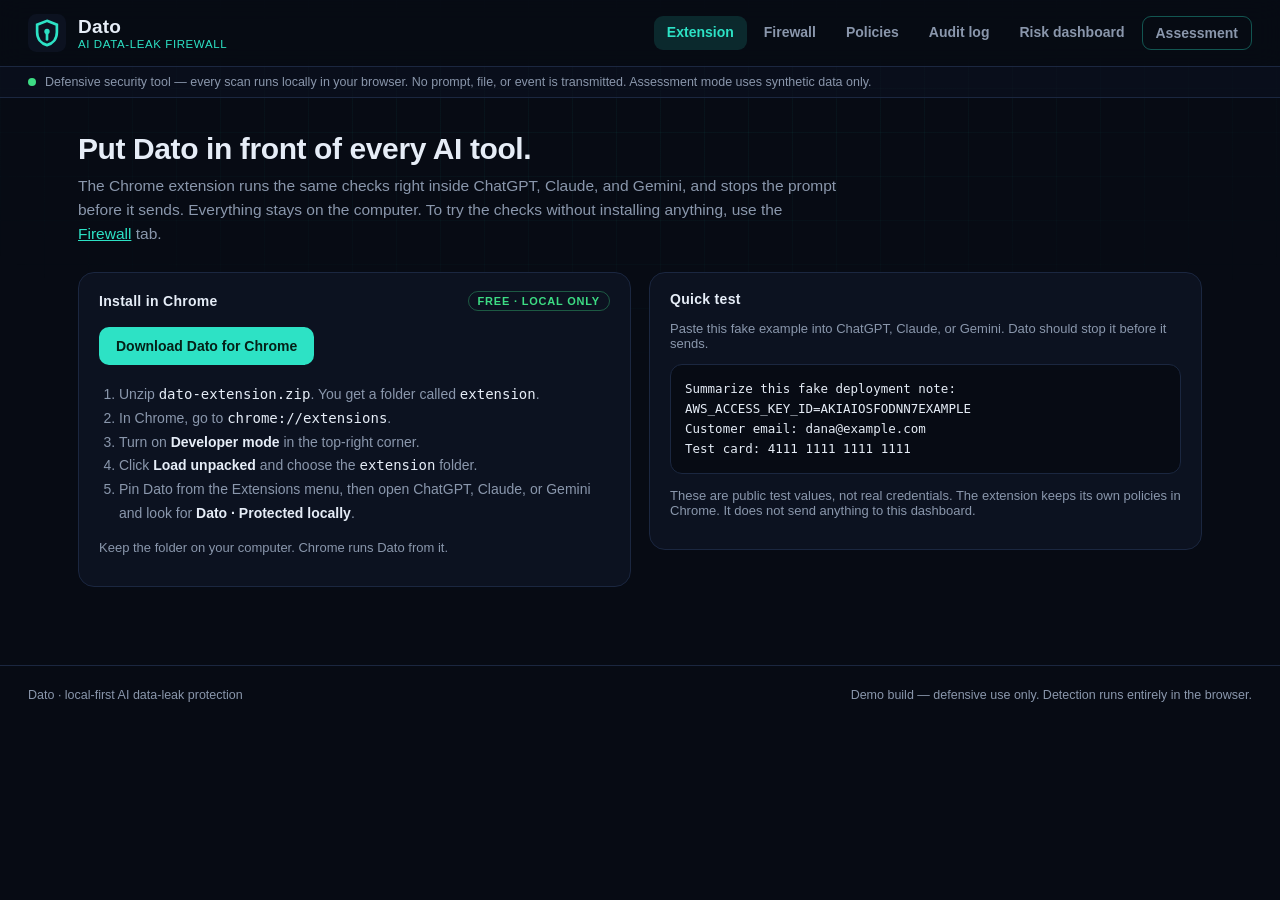
<file: index.html>
<!DOCTYPE html>
<html lang="en">
<head>
<meta charset="UTF-8">
<meta name="viewport" content="width=device-width, initial-scale=1.0">
<title>Dato — AI Data-Leak Firewall</title>
<meta name="description" content="Dato inspects prompts and files locally and stops confidential data before it reaches AI tools. Defensive, local-first, audit-ready.">
<link rel="icon" href="data:image/svg+xml,<svg xmlns='http://www.w3.org/2000/svg' viewBox='0 0 100 100'><rect width='100' height='100' rx='22' fill='%23070b14'/><path d='M50 18l26 10v20c0 18-11 30-26 34-15-4-26-16-26-34V28z' fill='none' stroke='%232de2c5' stroke-width='7'/><circle cx='50' cy='46' r='7' fill='%232de2c5'/><path d='M50 53v14' stroke='%232de2c5' stroke-width='7' stroke-linecap='round'/></svg>">
<link rel="stylesheet" href="styles.css">
</head>
<body>
<div class="bg-grid" aria-hidden="true"></div>

<header class="topbar">
  <div class="brand">
    <svg class="brand-mark" viewBox="0 0 100 100" aria-hidden="true">
      <rect width="100" height="100" rx="22" fill="#0c1220"/>
      <path d="M50 18l26 10v20c0 18-11 30-26 34-15-4-26-16-26-34V28z" fill="none" stroke="#2de2c5" stroke-width="7"/>
      <circle cx="50" cy="46" r="7" fill="#2de2c5"/>
      <path d="M50 53v14" stroke="#2de2c5" stroke-width="7" stroke-linecap="round"/>
    </svg>
    <div>
      <div class="brand-name">Dato</div>
      <div class="brand-tag">AI data-leak firewall</div>
    </div>
  </div>
  <nav class="nav">
    <a href="#install" id="nav-install" class="nav-link active">Extension</a>
    <a href="#firewall" id="nav-firewall" class="nav-link">Firewall</a>
    <a href="#policies" id="nav-policies" class="nav-link">Policies</a>
    <a href="#activity" id="nav-activity" class="nav-link">Audit log</a>
    <a href="#dashboard" id="nav-dashboard" class="nav-link">Risk dashboard</a>
    <a href="#assessment" id="nav-assessment" class="nav-link nav-cta">Assessment</a>
  </nav>
</header>

<div class="safety-strip">
  <span class="pulse-dot"></span>
  Defensive security tool — every scan runs locally in your browser. No prompt, file, or event is transmitted. Assessment mode uses synthetic data only.
</div>

<main class="main">

  <!-- FIREWALL -->
  <section id="view-firewall" class="view">
    <div class="view-head">
      <h1>Inspect it before the model sees it.</h1>
      <p class="lede">Paste a prompt or attach files. Dato detects secrets, PII, financials, source code, and contract language on-device — then warns, redacts, or blocks according to your policy.</p>
    </div>
    <div class="console-grid">
      <div class="panel">
        <div class="panel-head">
          <span class="panel-title">Prompt &amp; files</span>
          <label class="btn btn-ghost">
            Attach files
            <input type="file" id="file-input" multiple hidden
              accept=".txt,.md,.markdown,.csv,.json,.js,.ts,.py,.java,.go,.rb,.sh,.yaml,.yml,.xml,.html,.css,.sql,.log,.env,.ini,.cfg,.conf">
          </label>
        </div>
        <label for="prompt-input" class="sr-only">Prompt to inspect</label>
        <textarea id="prompt-input" class="prompt-input" spellcheck="false" aria-describedby="form-error"
          placeholder="Paste the prompt an employee is about to send to ChatGPT, Claude, or any AI tool…"></textarea>
        <p id="form-error" class="form-error" role="alert" hidden></p>
        <div id="attachments" class="attachments"></div>
        <div class="console-actions">
          <button id="scan-btn" class="btn btn-primary" title="Shortcut: Ctrl/Cmd + Enter">Inspect locally</button>
          <button id="send-btn" class="btn btn-secondary">Send to AI (simulated)</button>
          <button id="clear-btn" class="btn btn-ghost">Clear</button>
        </div>
      </div>
      <div class="panel">
        <div class="panel-head"><span class="panel-title">Inspection result</span><span class="local-badge">on-device</span></div>
        <div id="scan-result" class="scan-result" aria-live="polite">
          <div class="empty-state">Paste a prompt or attach a file to inspect it before it reaches an AI tool.</div>
        </div>
      </div>
    </div>
  </section>

  <!-- POLICIES -->
  <section id="view-policies" class="view">
    <div class="view-head">
      <h1>Policy controls</h1>
      <p class="lede">Decide what happens per data class. <b>Warn</b> educates in the moment, <b>Redact</b> strips the data and keeps the workflow, <b>Block</b> stops the send entirely.</p>
    </div>
    <div class="panel"><div id="policy-list"></div></div>
    <div class="reset-row">
      <button id="reset-all" class="btn btn-ghost danger">Reset everything</button>
      <span class="reset-note">Restores default policies, clears the audit log and the prompt box.</span>
    </div>
  </section>

  <!-- ACTIVITY -->
  <section id="view-activity" class="view">
    <div class="view-head">
      <h1>Audit log</h1>
      <p class="lede">Every inspection and policy decision, stored locally for security review. Export it for your SIEM or compliance evidence.</p>
    </div>
    <div class="panel">
      <div class="panel-head">
        <span class="panel-title">Events</span>
        <span class="toolbar">
          <select id="activity-filter" class="select">
            <option value="all">All actions</option>
            <option value="block">Blocked</option>
            <option value="warn">Warned</option>
            <option value="redact">Redacted</option>
            <option value="allowed-clean">Clean</option>
          </select>
          <button id="export-log" class="btn btn-ghost">Export JSON</button>
          <button id="clear-log" class="btn btn-ghost danger">Clear</button>
        </span>
      </div>
      <div id="activity-list"></div>
    </div>
  </section>

  <!-- DASHBOARD -->
  <section id="view-dashboard" class="view">
    <div class="view-head">
      <h1>Risk dashboard</h1>
      <p class="lede">What your AI usage would have leaked, and what your policies stopped.</p>
    </div>
    <p id="dash-empty" class="empty-state dash-empty" hidden>No data yet. Inspect a prompt on the Firewall tab and this dashboard fills in.</p>
    <div class="stat-grid">
      <div class="stat-card"><div class="stat-num" id="stat-scans">0</div><div class="stat-label">Inspections</div></div>
      <div class="stat-card"><div class="stat-num" id="stat-findings">0</div><div class="stat-label">Findings caught</div></div>
      <div class="stat-card stat-block"><div class="stat-num" id="stat-blocked">0</div><div class="stat-label">Blocked sends</div></div>
      <div class="stat-card stat-redact"><div class="stat-num" id="stat-redacted">0</div><div class="stat-label">Redactions</div></div>
    </div>
    <div class="dash-grid">
      <div class="panel">
        <div class="panel-head"><span class="panel-title">Findings by data class</span></div>
        <div id="cat-bars" class="bars"></div>
      </div>
      <div class="panel">
        <div class="panel-head"><span class="panel-title">Policy outcomes</span></div>
        <div class="donut-wrap">
          <div id="action-donut" class="donut"></div>
          <div id="donut-legend" class="legend"></div>
        </div>
      </div>
      <div class="panel">
        <div class="panel-head"><span class="panel-title">Last 7 days</span></div>
        <div id="week-bars" class="week-bars"></div>
      </div>
      <div class="panel">
        <div class="panel-head"><span class="panel-title">Current posture</span></div>
        <div id="posture-line" class="posture"></div>
        <p class="posture-note">Adjust per-class enforcement in <a href="#policies" id="goto-policies">Policies</a>.</p>
      </div>
    </div>
  </section>

  <!-- INSTALL -->
  <section id="view-install" class="view active">
    <div class="view-head">
      <h1>Put Dato in front of every AI tool.</h1>
      <p class="lede">The Chrome extension runs the same checks right inside ChatGPT, Claude, and Gemini, and stops the prompt before it sends. Everything stays on the computer. To try the checks without installing anything, use the <a href="#firewall" id="goto-firewall">Firewall</a> tab.</p>
    </div>
    <div class="console-grid">
      <div class="panel">
        <div class="panel-head"><span class="panel-title">Install in Chrome</span><span class="local-badge">free · local only</span></div>
        <p><a class="btn btn-primary" href="dato-extension.zip" download>Download Dato for Chrome</a></p>
        <ol class="install-steps">
          <li>Unzip <code>dato-extension.zip</code>. You get a folder called <code>extension</code>.</li>
          <li>In Chrome, go to <code>chrome://extensions</code>.</li>
          <li>Turn on <b>Developer mode</b> in the top-right corner.</li>
          <li>Click <b>Load unpacked</b> and choose the <code>extension</code> folder.</li>
          <li>Pin Dato from the Extensions menu, then open ChatGPT, Claude, or Gemini and look for <b>Dato · Protected locally</b>.</li>
        </ol>
        <p class="posture-note">Keep the folder on your computer. Chrome runs Dato from it.</p>
      </div>
      <div class="panel">
        <div class="panel-head"><span class="panel-title">Quick test</span></div>
        <p class="posture-note">Paste this fake example into ChatGPT, Claude, or Gemini. Dato should stop it before it sends.</p>
        <pre class="install-sample">Summarize this fake deployment note:
AWS_ACCESS_KEY_ID=AKIAIOSFODNN7EXAMPLE
Customer email: dana@example.com
Test card: 4111 1111 1111 1111</pre>
        <p class="posture-note">These are public test values, not real credentials. The extension keeps its own policies in Chrome. It does not send anything to this dashboard.</p>
      </div>
    </div>
  </section>

  <!-- ASSESSMENT -->
  <section id="view-assessment" class="view">
    <div class="view-head">
      <h1>Prove the risk — safely.</h1>
      <p class="lede">A guided, authorized simulation with fabricated data. Show any company what employees leak into AI tools, without touching anything real.</p>
    </div>
    <div class="progress"><div id="assess-progress-fill" class="progress-fill"></div></div>
    <div id="assessment-stage"></div>
  </section>

</main>

<footer class="footer">
  <span>Dato · local-first AI data-leak protection</span>
  <span class="footer-note">Demo build — defensive use only. Detection runs entirely in the browser.</span>
</footer>

<script src="detectors.js"></script>
<script src="app.js"></script>
<script src="assessment.js"></script>
</body>
</html>
</file>
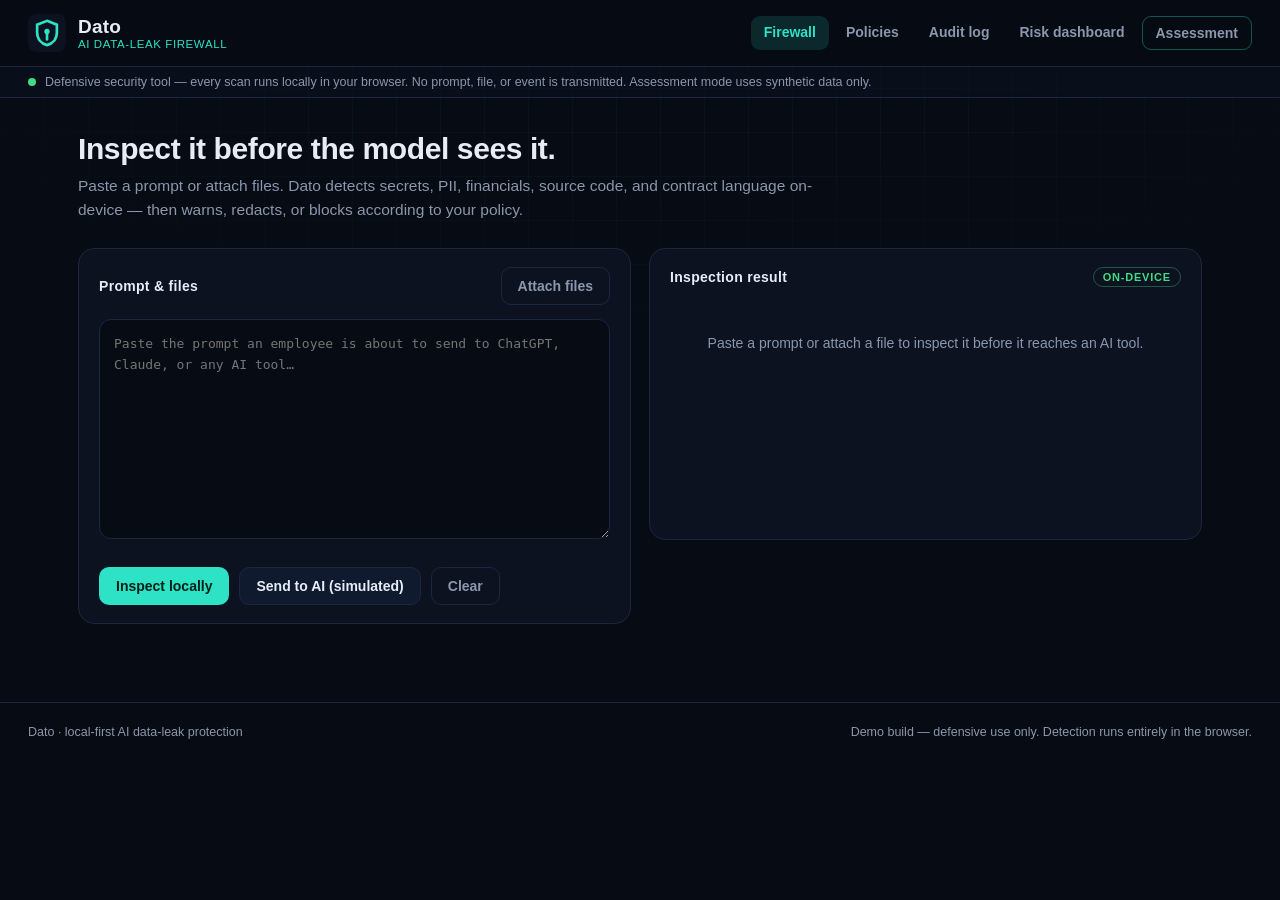
<file: 1-index.html>
<!DOCTYPE html>
<html lang="en">
<head>
<meta charset="UTF-8">
<meta name="viewport" content="width=device-width, initial-scale=1.0">
<title>Dato — AI Data-Leak Firewall</title>
<meta name="description" content="Dato inspects prompts and files locally and stops confidential data before it reaches AI tools. Defensive, local-first, audit-ready.">
<link rel="icon" href="data:image/svg+xml,<svg xmlns='http://www.w3.org/2000/svg' viewBox='0 0 100 100'><rect width='100' height='100' rx='22' fill='%23070b14'/><path d='M50 18l26 10v20c0 18-11 30-26 34-15-4-26-16-26-34V28z' fill='none' stroke='%232de2c5' stroke-width='7'/><circle cx='50' cy='46' r='7' fill='%232de2c5'/><path d='M50 53v14' stroke='%232de2c5' stroke-width='7' stroke-linecap='round'/></svg>">
<link rel="stylesheet" href="styles.css">
</head>
<body>
<div class="bg-grid" aria-hidden="true"></div>

<header class="topbar">
  <div class="brand">
    <svg class="brand-mark" viewBox="0 0 100 100" aria-hidden="true">
      <rect width="100" height="100" rx="22" fill="#0c1220"/>
      <path d="M50 18l26 10v20c0 18-11 30-26 34-15-4-26-16-26-34V28z" fill="none" stroke="#2de2c5" stroke-width="7"/>
      <circle cx="50" cy="46" r="7" fill="#2de2c5"/>
      <path d="M50 53v14" stroke="#2de2c5" stroke-width="7" stroke-linecap="round"/>
    </svg>
    <div>
      <div class="brand-name">Dato</div>
      <div class="brand-tag">AI data-leak firewall</div>
    </div>
  </div>
  <nav class="nav">
    <a href="#firewall" id="nav-firewall" class="nav-link active">Firewall</a>
    <a href="#policies" id="nav-policies" class="nav-link">Policies</a>
    <a href="#activity" id="nav-activity" class="nav-link">Audit log</a>
    <a href="#dashboard" id="nav-dashboard" class="nav-link">Risk dashboard</a>
    <a href="#assessment" id="nav-assessment" class="nav-link nav-cta">Assessment</a>
  </nav>
</header>

<div class="safety-strip">
  <span class="pulse-dot"></span>
  Defensive security tool — every scan runs locally in your browser. No prompt, file, or event is transmitted. Assessment mode uses synthetic data only.
</div>

<main class="main">

  <!-- FIREWALL -->
  <section id="view-firewall" class="view active">
    <div class="view-head">
      <h1>Inspect it before the model sees it.</h1>
      <p class="lede">Paste a prompt or attach files. Dato detects secrets, PII, financials, source code, and contract language on-device — then warns, redacts, or blocks according to your policy.</p>
    </div>
    <div class="console-grid">
      <div class="panel">
        <div class="panel-head">
          <span class="panel-title">Prompt &amp; files</span>
          <label class="btn btn-ghost">
            Attach files
            <input type="file" id="file-input" multiple hidden
              accept=".txt,.md,.markdown,.csv,.json,.js,.ts,.py,.java,.go,.rb,.sh,.yaml,.yml,.xml,.html,.css,.sql,.log,.env,.ini,.cfg,.conf">
          </label>
        </div>
        <textarea id="prompt-input" class="prompt-input" spellcheck="false"
          placeholder="Paste the prompt an employee is about to send to ChatGPT, Claude, or any AI tool…"></textarea>
        <div id="attachments" class="attachments"></div>
        <div class="console-actions">
          <button id="scan-btn" class="btn btn-primary">Inspect locally</button>
          <button id="send-btn" class="btn btn-secondary">Send to AI (simulated)</button>
          <button id="clear-btn" class="btn btn-ghost">Clear</button>
        </div>
      </div>
      <div class="panel">
        <div class="panel-head"><span class="panel-title">Inspection result</span><span class="local-badge">on-device</span></div>
        <div id="scan-result" class="scan-result">
          <div class="empty-state">Paste a prompt or attach a file to inspect it before it reaches an AI tool.</div>
        </div>
      </div>
    </div>
  </section>

  <!-- POLICIES -->
  <section id="view-policies" class="view">
    <div class="view-head">
      <h1>Policy controls</h1>
      <p class="lede">Decide what happens per data class. <b>Warn</b> educates in the moment, <b>Redact</b> strips the data and keeps the workflow, <b>Block</b> stops the send entirely.</p>
    </div>
    <div class="panel"><div id="policy-list"></div></div>
  </section>

  <!-- ACTIVITY -->
  <section id="view-activity" class="view">
    <div class="view-head">
      <h1>Audit log</h1>
      <p class="lede">Every inspection and policy decision, stored locally for security review. Export it for your SIEM or compliance evidence.</p>
    </div>
    <div class="panel">
      <div class="panel-head">
        <span class="panel-title">Events</span>
        <span class="toolbar">
          <select id="activity-filter" class="select">
            <option value="all">All actions</option>
            <option value="block">Blocked</option>
            <option value="warn">Warned</option>
            <option value="redact">Redacted</option>
            <option value="allowed-clean">Clean</option>
          </select>
          <button id="export-log" class="btn btn-ghost">Export JSON</button>
          <button id="clear-log" class="btn btn-ghost danger">Clear</button>
        </span>
      </div>
      <div id="activity-list"></div>
    </div>
  </section>

  <!-- DASHBOARD -->
  <section id="view-dashboard" class="view">
    <div class="view-head">
      <h1>Risk dashboard</h1>
      <p class="lede">What your AI usage would have leaked, and what your policies stopped.</p>
    </div>
    <div class="stat-grid">
      <div class="stat-card"><div class="stat-num" id="stat-scans">0</div><div class="stat-label">Inspections</div></div>
      <div class="stat-card"><div class="stat-num" id="stat-findings">0</div><div class="stat-label">Findings caught</div></div>
      <div class="stat-card stat-block"><div class="stat-num" id="stat-blocked">0</div><div class="stat-label">Blocked sends</div></div>
      <div class="stat-card stat-redact"><div class="stat-num" id="stat-redacted">0</div><div class="stat-label">Redactions</div></div>
    </div>
    <div class="dash-grid">
      <div class="panel">
        <div class="panel-head"><span class="panel-title">Findings by data class</span></div>
        <div id="cat-bars" class="bars"></div>
      </div>
      <div class="panel">
        <div class="panel-head"><span class="panel-title">Policy outcomes</span></div>
        <div class="donut-wrap">
          <div id="action-donut" class="donut"></div>
          <div id="donut-legend" class="legend"></div>
        </div>
      </div>
      <div class="panel">
        <div class="panel-head"><span class="panel-title">Last 7 days</span></div>
        <div id="week-bars" class="week-bars"></div>
      </div>
      <div class="panel">
        <div class="panel-head"><span class="panel-title">Current posture</span></div>
        <div id="posture-line" class="posture"></div>
        <p class="posture-note">Adjust per-class enforcement in <a href="#policies" onclick="document.getElementById('nav-policies').click();return false;">Policies</a>.</p>
      </div>
    </div>
  </section>

  <!-- ASSESSMENT -->
  <section id="view-assessment" class="view">
    <div class="view-head">
      <h1>Prove the risk — safely.</h1>
      <p class="lede">A guided, authorized simulation with fabricated data. Show any company what employees leak into AI tools, without touching anything real.</p>
    </div>
    <div class="progress"><div id="assess-progress-fill" class="progress-fill"></div></div>
    <div id="assessment-stage"></div>
  </section>

</main>

<footer class="footer">
  <span>Dato · local-first AI data-leak protection</span>
  <span class="footer-note">Demo build — defensive use only. Detection runs entirely in the browser.</span>
</footer>

<script src="detectors.js"></script>
<script src="app.js"></script>
<script src="assessment.js"></script>
</body>
</html>
</file>
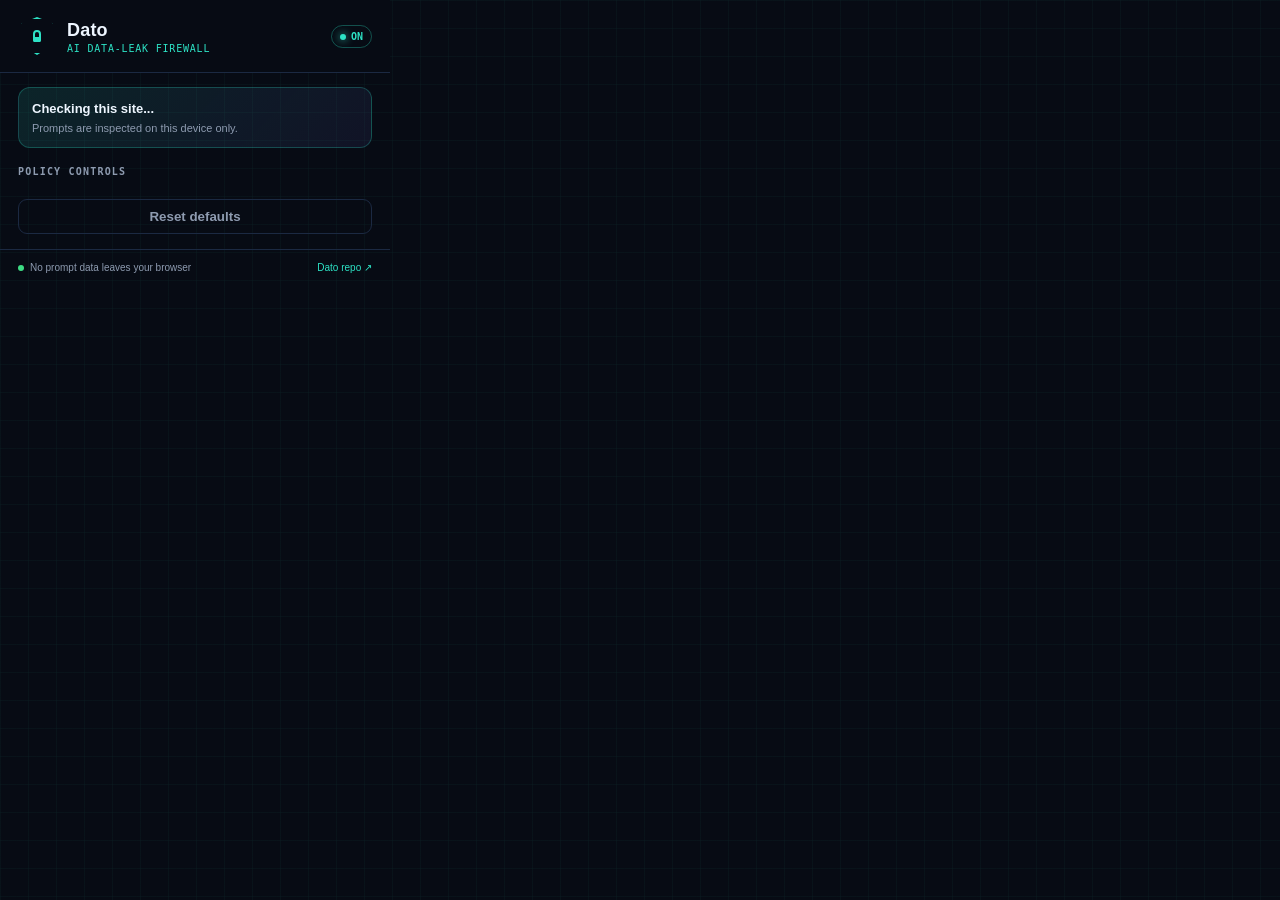
<file: extension/7-popup.html>
<!doctype html>
<html lang="en"><head><meta charset="utf-8"><meta name="viewport" content="width=device-width,initial-scale=1"><title>Dato</title><link rel="stylesheet" href="popup.css"></head>
<body>
  <header><div class="mark" aria-hidden="true"><span></span></div><div><h1>Dato</h1><p>AI data-leak firewall</p></div><div class="live"><i></i>ON</div></header>
  <section class="status"><strong id="site-status">Checking this site...</strong><span>Prompts are inspected on this device only.</span></section>
  <main>
    <div class="eyebrow">POLICY CONTROLS</div>
    <div id="policies"></div>
    <button id="reset" type="button">Reset defaults</button>
  </main>
  <footer><span><b></b> No prompt data leaves your browser</span><a href="https://github.com/roycemy/Dato" target="_blank" rel="noreferrer">Dato repo ↗</a></footer>
  <script src="popup.js"></script>
</body></html>
</file>
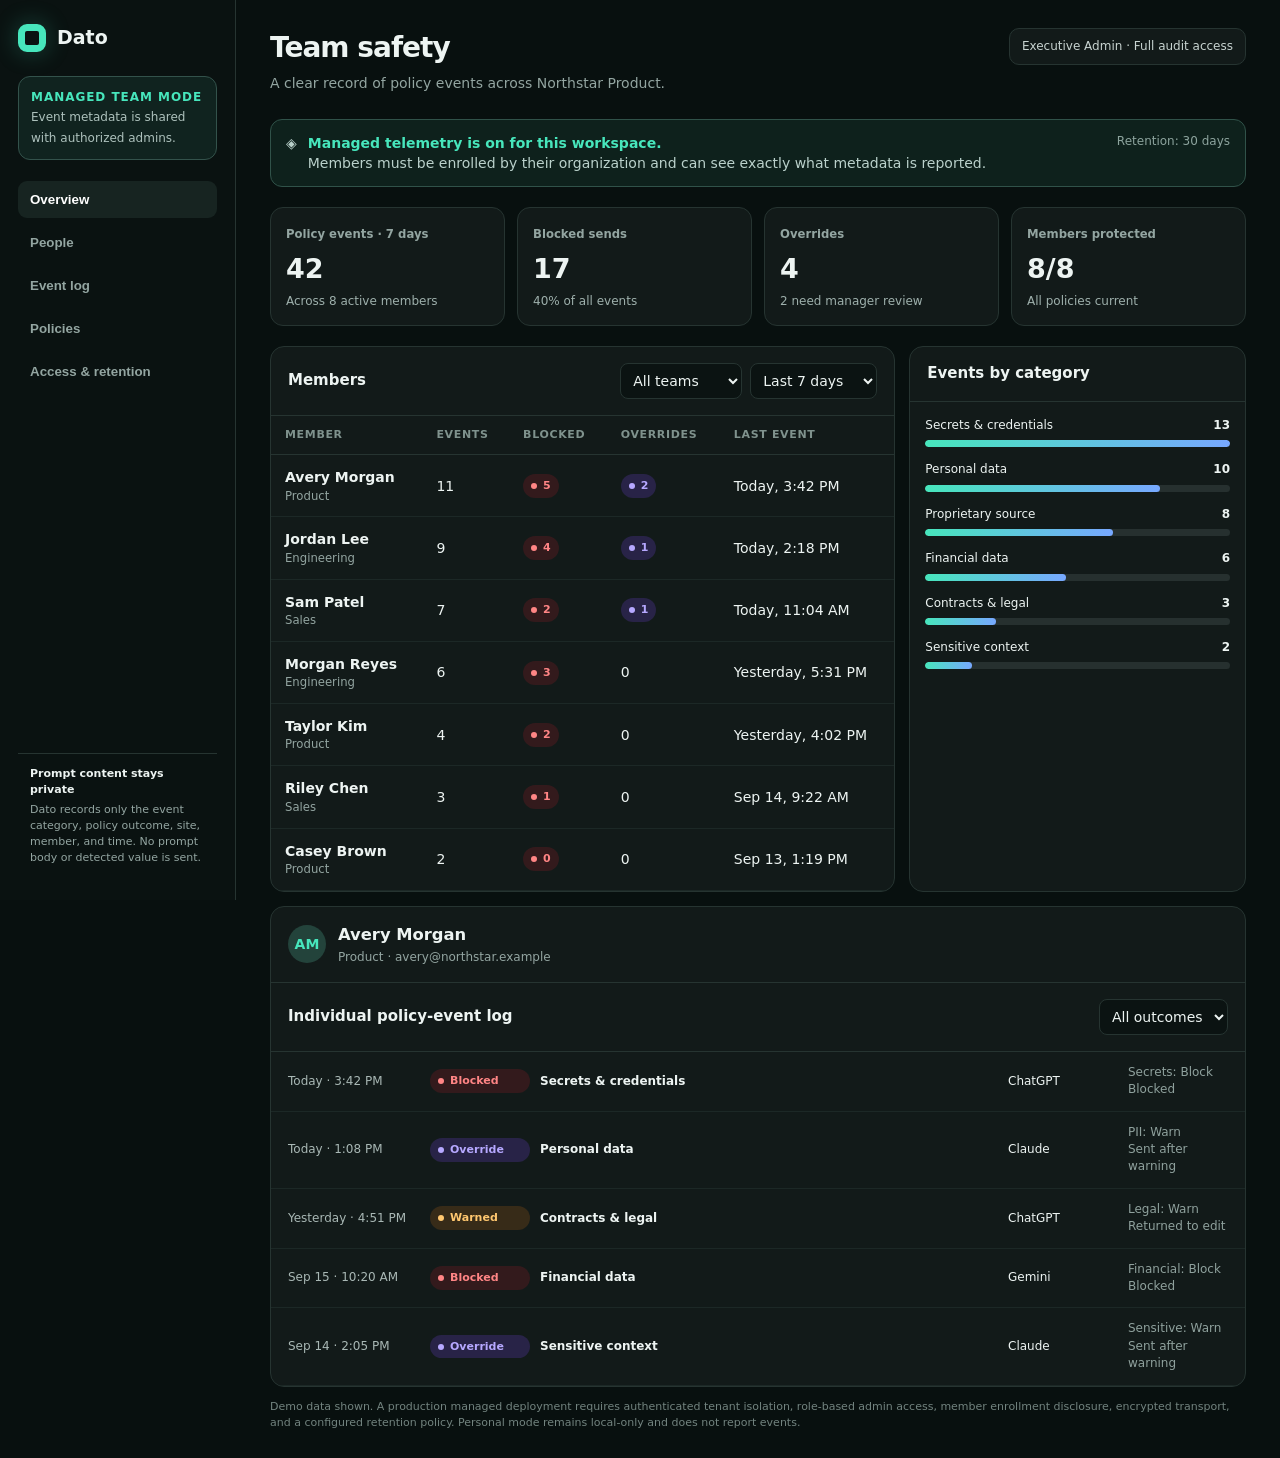
<file: extension/executive-dashboard.html>
<!doctype html>
<html lang="en">
<head>
<meta charset="utf-8"><meta name="viewport" content="width=device-width,initial-scale=1">
<title>Dato Managed - Team safety</title>
<style>
:root{--ink:#edf4f2;--muted:#93a5a1;--panel:#121a19;--line:#263431;--mint:#47e6bc;--amber:#f7b955;--red:#ff6b6b;--blue:#75a7ff;--bg:#08100f}*{box-sizing:border-box}body{margin:0;background:var(--bg);color:var(--ink);font:14px/1.45 Inter,ui-sans-serif,system-ui,-apple-system,BlinkMacSystemFont,"Segoe UI",sans-serif}.shell{display:grid;grid-template-columns:236px 1fr;min-height:100vh}.side{border-right:1px solid var(--line);padding:24px 18px;position:sticky;top:0;height:100vh;background:#0a1211}.brand{display:flex;align-items:center;gap:11px;font-weight:750;font-size:19px}.brand i{width:28px;height:28px;border:7px solid var(--mint);border-radius:9px;display:block;box-shadow:0 0 24px #47e6bc44}.mode{margin:24px 0 18px;padding:12px;border:1px solid #33524b;background:#10231f;border-radius:12px}.mode b{display:block;color:var(--mint);font-size:12px;letter-spacing:.08em}.mode span{color:#adc1bc;font-size:12px}.nav button{width:100%;padding:11px 12px;margin:3px 0;border:0;border-radius:9px;background:transparent;color:var(--muted);text-align:left;font-weight:650;cursor:pointer}.nav button.active{background:#172421;color:white}.privacy{position:absolute;bottom:22px;left:18px;right:18px;padding:12px;border-top:1px solid var(--line);color:var(--muted);font-size:11px}.privacy strong{display:block;color:var(--ink);margin-bottom:4px}.main{padding:28px 34px;min-width:0}.top{display:flex;align-items:flex-start;justify-content:space-between;gap:20px;margin-bottom:26px}h1{font-size:28px;letter-spacing:-.035em;margin:0 0 4px}.sub{color:var(--muted)}.admin{padding:9px 12px;border:1px solid var(--line);border-radius:10px;color:#c8d4d1;background:var(--panel);font-size:12px}.notice{display:flex;gap:11px;padding:13px 15px;margin-bottom:20px;border:1px solid #305249;background:#0e211c;border-radius:12px;color:#bad1cb}.notice b{color:var(--mint)}.notice span{margin-left:auto;color:#8da49e;font-size:12px}.cards{display:grid;grid-template-columns:repeat(4,minmax(0,1fr));gap:12px;margin-bottom:20px}.card{background:var(--panel);border:1px solid var(--line);border-radius:13px;padding:15px}.card small{color:var(--muted);font-weight:650}.metric{font-size:27px;font-weight:780;margin:5px 0}.delta{font-size:12px;color:#9eb0ac}.split{display:grid;grid-template-columns:minmax(0,1.3fr) minmax(300px,.7fr);gap:14px}.panel{background:var(--panel);border:1px solid var(--line);border-radius:14px;overflow:hidden}.panel-head{display:flex;justify-content:space-between;align-items:center;padding:16px 17px;border-bottom:1px solid var(--line)}.panel-head h2{margin:0;font-size:15px}.filters{display:flex;gap:8px}.filters select,.filters input{background:#0b1312;color:var(--ink);border:1px solid var(--line);border-radius:8px;padding:8px;font:inherit}table{width:100%;border-collapse:collapse}th{text-align:left;color:#7f928d;font-size:11px;text-transform:uppercase;letter-spacing:.06em;padding:11px 14px;border-bottom:1px solid var(--line)}td{padding:12px 14px;border-bottom:1px solid #1c2826;vertical-align:middle}.person{font-weight:700}.person small{display:block;color:var(--muted);font-weight:450}.pill{display:inline-flex;align-items:center;gap:6px;border-radius:99px;padding:4px 8px;font-size:11px;font-weight:700}.pill:before{content:"";width:6px;height:6px;border-radius:50%;background:currentColor}.block{background:#331a1c;color:#ff8585}.warn{background:#372b18;color:#ffc76f}.override{background:#282347;color:#b6a8ff}.safe{background:#143027;color:#67e0bd}.member-row{cursor:pointer}.member-row:hover{background:#16211f}.bars{padding:15px}.bar{margin:0 0 14px}.bar-label{display:flex;justify-content:space-between;font-size:12px;margin-bottom:6px}.track{height:7px;background:#26302f;border-radius:9px;overflow:hidden}.fill{height:100%;background:linear-gradient(90deg,var(--mint),#77a8ff);border-radius:9px}.detail{margin-top:14px}.detail-top{padding:16px 17px;border-bottom:1px solid var(--line);display:flex;gap:12px;align-items:center}.avatar{width:38px;height:38px;border-radius:50%;display:grid;place-items:center;background:#23433b;color:var(--mint);font-weight:800}.detail-top h3{margin:0}.detail-top p{margin:2px 0 0;color:var(--muted);font-size:12px}.event{display:grid;grid-template-columns:132px 100px 1fr 110px 100px;gap:10px;padding:12px 17px;border-bottom:1px solid #1c2826;align-items:center;font-size:12px}.event .time{color:#a9b8b5}.event .cat{font-weight:700}.event .policy{color:#8fa19d}.empty{padding:28px;color:var(--muted);text-align:center}.footnote{margin-top:12px;color:#72837f;font-size:11px}.hidden{display:none!important}
@media(max-width:980px){.shell{grid-template-columns:1fr}.side{display:none}.main{padding:20px}.cards{grid-template-columns:repeat(2,1fr)}.split{grid-template-columns:1fr}.event{grid-template-columns:118px 90px 1fr}.event .policy,.event .site{display:none}}
@media(max-width:600px){.main{padding:15px}.top{display:block}.admin{display:inline-block;margin-top:10px}.cards{grid-template-columns:1fr 1fr;gap:8px}.card{padding:12px}.metric{font-size:22px}.notice{align-items:flex-start}.notice span{display:none}.panel-head{align-items:flex-start;gap:10px;flex-direction:column}.filters{width:100%}.filters select{min-width:0;flex:1}.table-wrap{overflow:auto}th,td{padding:10px;white-space:nowrap}.event{grid-template-columns:105px 82px 1fr;padding:10px;font-size:11px}h1{font-size:24px}}
</style>
</head>
<body>
<div class="shell">
<aside class="side"><div class="brand"><i></i>Dato</div><div class="mode"><b>MANAGED TEAM MODE</b><span>Event metadata is shared with authorized admins.</span></div><nav class="nav"><button class="active">Overview</button><button>People</button><button>Event log</button><button>Policies</button><button>Access & retention</button></nav><div class="privacy"><strong>Prompt content stays private</strong>Dato records only the event category, policy outcome, site, member, and time. No prompt body or detected value is sent.</div></aside>
<main class="main"><header class="top"><div><h1>Team safety</h1><div class="sub">A clear record of policy events across Northstar Product.</div></div><div class="admin">Executive Admin · Full audit access</div></header>
<div class="notice"><div>◈</div><div><b>Managed telemetry is on for this workspace.</b><br>Members must be enrolled by their organization and can see exactly what metadata is reported.</div><span>Retention: 30 days</span></div>
<section class="cards"><div class="card"><small>Policy events · 7 days</small><div class="metric">42</div><div class="delta">Across 8 active members</div></div><div class="card"><small>Blocked sends</small><div class="metric">17</div><div class="delta">40% of all events</div></div><div class="card"><small>Overrides</small><div class="metric">4</div><div class="delta">2 need manager review</div></div><div class="card"><small>Members protected</small><div class="metric">8/8</div><div class="delta">All policies current</div></div></section>
<div class="split"><section class="panel"><div class="panel-head"><h2>Members</h2><div class="filters"><select id="team"><option>All teams</option><option>Product</option><option>Engineering</option><option>Sales</option></select><select id="range"><option>Last 7 days</option><option>Last 30 days</option></select></div></div><div class="table-wrap"><table><thead><tr><th>Member</th><th>Events</th><th>Blocked</th><th>Overrides</th><th>Last event</th></tr></thead><tbody id="members"></tbody></table></div></section><section class="panel"><div class="panel-head"><h2>Events by category</h2></div><div class="bars" id="bars"></div></section></div>
<section class="panel detail"><div class="detail-top"><div class="avatar" id="avatar">AM</div><div><h3 id="memberName">Avery Morgan</h3><p id="memberMeta">Product · avery@northstar.example</p></div></div><div class="panel-head"><h2>Individual policy-event log</h2><div class="filters"><select id="eventType"><option value="all">All outcomes</option><option value="block">Blocked</option><option value="warn">Warned</option><option value="override">Override</option></select></div></div><div id="events"></div></section>
<div class="footnote">Demo data shown. A production managed deployment requires authenticated tenant isolation, role-based admin access, member enrollment disclosure, encrypted transport, and a configured retention policy. Personal mode remains local-only and does not report events.</div>
</main></div>
<script>
const people=[
{name:'Avery Morgan',initials:'AM',team:'Product',email:'avery@northstar.example',events:11,blocked:5,overrides:2,last:'Today, 3:42 PM'},
{name:'Jordan Lee',initials:'JL',team:'Engineering',email:'jordan@northstar.example',events:9,blocked:4,overrides:1,last:'Today, 2:18 PM'},
{name:'Sam Patel',initials:'SP',team:'Sales',email:'sam@northstar.example',events:7,blocked:2,overrides:1,last:'Today, 11:04 AM'},
{name:'Morgan Reyes',initials:'MR',team:'Engineering',email:'morgan@northstar.example',events:6,blocked:3,overrides:0,last:'Yesterday, 5:31 PM'},
{name:'Taylor Kim',initials:'TK',team:'Product',email:'taylor@northstar.example',events:4,blocked:2,overrides:0,last:'Yesterday, 4:02 PM'},
{name:'Riley Chen',initials:'RC',team:'Sales',email:'riley@northstar.example',events:3,blocked:1,overrides:0,last:'Sep 14, 9:22 AM'},
{name:'Casey Brown',initials:'CB',team:'Product',email:'casey@northstar.example',events:2,blocked:0,overrides:0,last:'Sep 13, 1:19 PM'}];
const logs={
'Avery Morgan':[
['Today · 3:42 PM','block','Secrets & credentials','ChatGPT','Secrets: Block','Blocked'],
['Today · 1:08 PM','override','Personal data','Claude','PII: Warn','Sent after warning'],
['Yesterday · 4:51 PM','warn','Contracts & legal','ChatGPT','Legal: Warn','Returned to edit'],
['Sep 15 · 10:20 AM','block','Financial data','Gemini','Financial: Block','Blocked'],
['Sep 14 · 2:05 PM','override','Sensitive context','Claude','Sensitive: Warn','Sent after warning']],
'Jordan Lee':[
['Today · 2:18 PM','block','Secrets & credentials','ChatGPT','Secrets: Block','Blocked'],
['Today · 9:44 AM','warn','Proprietary source','Claude','Source: Warn','Returned to edit'],
['Sep 15 · 3:27 PM','override','Proprietary source','ChatGPT','Source: Warn','Sent after warning']],
'Sam Patel':[['Today · 11:04 AM','warn','Personal data','Gemini','PII: Warn','Returned to edit'],['Sep 15 · 4:15 PM','block','Contracts & legal','ChatGPT','Legal: Block','Blocked']],
'Morgan Reyes':[['Yesterday · 5:31 PM','block','Secrets & credentials','Claude','Secrets: Block','Blocked'],['Sep 15 · 12:12 PM','block','Proprietary source','ChatGPT','Source: Block','Blocked']],
'Taylor Kim':[['Yesterday · 4:02 PM','warn','Sensitive context','ChatGPT','Sensitive: Warn','Returned to edit']],
'Riley Chen':[['Sep 14 · 9:22 AM','block','Personal data','Gemini','PII: Block','Blocked']],
'Casey Brown':[['Sep 13 · 1:19 PM','warn','Contracts & legal','Claude','Legal: Warn','Returned to edit']]};
let selected=people[0];
function renderMembers(){let t=document.getElementById('team').value;document.getElementById('members').innerHTML=people.filter(p=>t==='All teams'||p.team===t).map(p=>`<tr class="member-row" data-name="${p.name}"><td><span class="person">${p.name}<small>${p.team}</small></span></td><td>${p.events}</td><td><span class="pill block">${p.blocked}</span></td><td>${p.overrides?`<span class="pill override">${p.overrides}</span>`:'0'}</td><td>${p.last}</td></tr>`).join('');document.querySelectorAll('.member-row').forEach(r=>r.onclick=()=>selectPerson(r.dataset.name))}
function selectPerson(n){selected=people.find(p=>p.name===n);document.getElementById('avatar').textContent=selected.initials;document.getElementById('memberName').textContent=selected.name;document.getElementById('memberMeta').textContent=`${selected.team} · ${selected.email}`;renderEvents()}
function renderEvents(){let f=document.getElementById('eventType').value;let rows=(logs[selected.name]||[]).filter(x=>f==='all'||x[1]===f);document.getElementById('events').innerHTML=rows.length?rows.map(x=>`<div class="event"><span class="time">${x[0]}</span><span class="pill ${x[1]}">${x[1]==='block'?'Blocked':x[1]==='warn'?'Warned':'Override'}</span><span class="cat">${x[2]}</span><span class="site">${x[3]}</span><span class="policy">${x[4]}<br>${x[5]}</span></div>`).join(''):'<div class="empty">No events match this filter.</div>'}
const cats=[['Secrets & credentials',13],['Personal data',10],['Proprietary source',8],['Financial data',6],['Contracts & legal',3],['Sensitive context',2]];document.getElementById('bars').innerHTML=cats.map(([n,v])=>`<div class="bar"><div class="bar-label"><span>${n}</span><b>${v}</b></div><div class="track"><div class="fill" style="width:${v/13*100}%"></div></div></div>`).join('');
document.getElementById('team').onchange=renderMembers;document.getElementById('eventType').onchange=renderEvents;renderMembers();renderEvents();
</script>
</body></html>
</file>
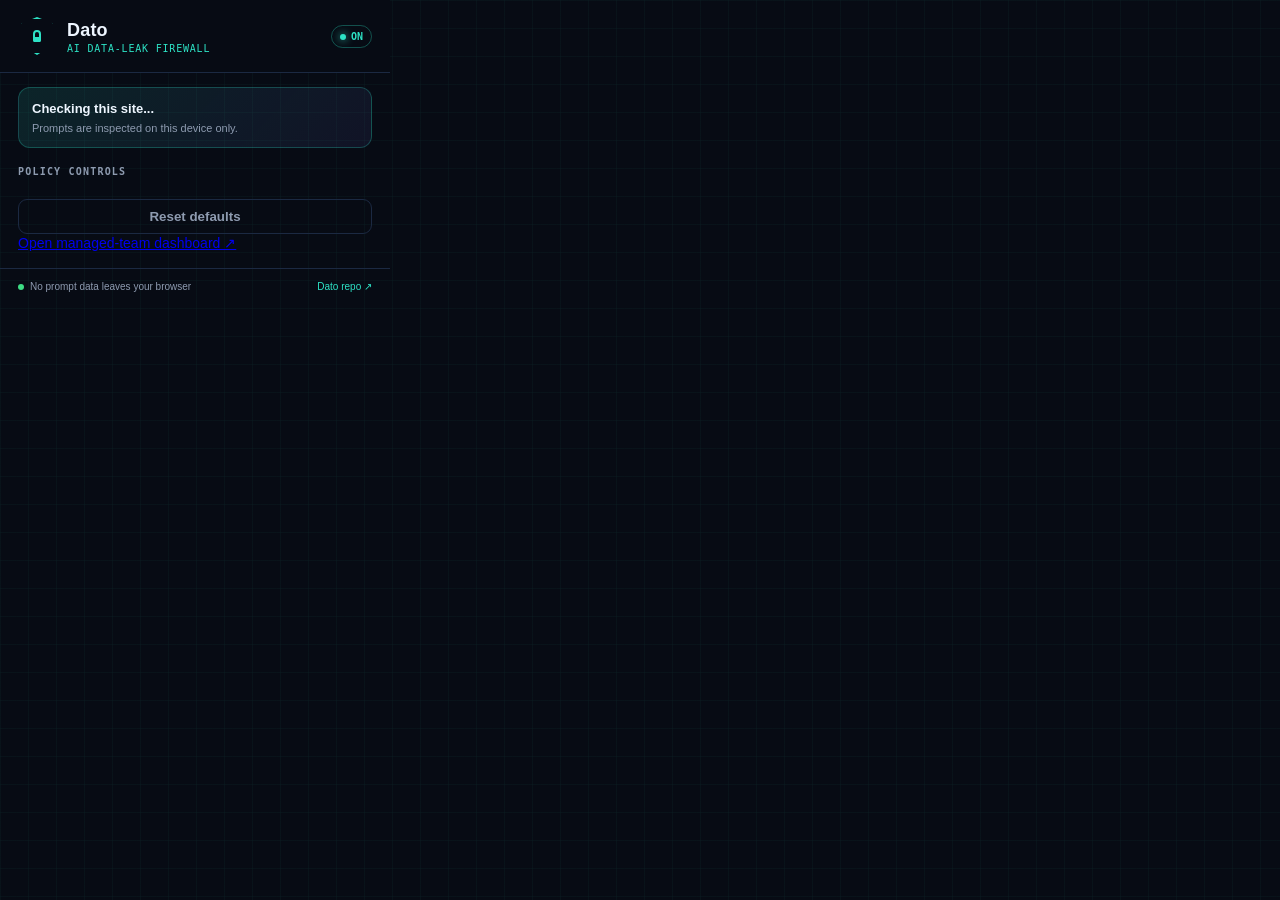
<file: extension/popup.html>
<!doctype html>
<html lang="en"><head><meta charset="utf-8"><meta name="viewport" content="width=device-width,initial-scale=1"><title>Dato</title><link rel="stylesheet" href="popup.css"></head>
<body>
  <header><div class="mark" aria-hidden="true"><span></span></div><div><h1>Dato</h1><p>AI data-leak firewall</p></div><div class="live"><i></i>ON</div></header>
  <section class="status"><strong id="site-status">Checking this site...</strong><span>Prompts are inspected on this device only.</span></section>
  <main>
    <div class="eyebrow">POLICY CONTROLS</div>
    <div id="policies"></div>
    <button id="reset" type="button">Reset defaults</button>
    <a class="managed-link" href="executive-dashboard.html" target="_blank">Open managed-team dashboard ↗</a>
  </main>
  <footer><span><b></b> No prompt data leaves your browser</span><a href="https://github.com/roycemy/Dato" target="_blank" rel="noreferrer">Dato repo ↗</a></footer>
  <script src="popup.js"></script>
</body></html>
</file>
<file: styles.css>
/* Dato — brand system: deep-ink console, signal teal, amber, red */
:root {
  --bg: #070b14;
  --panel: #0c1220;
  --panel-2: #101a2e;
  --line: #1b2740;
  --text: #e6edf7;
  --muted: #8a97ac;
  --teal: #2de2c5;
  --teal-dim: rgba(45, 226, 197, 0.14);
  --amber: #ffb020;
  --red: #ff4d5e;
  --violet: #7c5cff;
  --green: #3ddc84;
  --mono: "SFMono-Regular", ui-monospace, "JetBrains Mono", Menlo, Consolas, monospace;
}
* { box-sizing: border-box; }
html, body { margin: 0; padding: 0; }
body {
  background: var(--bg);
  color: var(--text);
  font-family: -apple-system, BlinkMacSystemFont, "Segoe UI", Inter, Roboto, Helvetica, Arial, sans-serif;
  min-height: 100vh;
}
.bg-grid {
  position: fixed; inset: 0; pointer-events: none; z-index: 0;
  background-image:
    linear-gradient(rgba(45,226,197,0.045) 1px, transparent 1px),
    linear-gradient(90deg, rgba(45,226,197,0.045) 1px, transparent 1px);
  background-size: 44px 44px;
  mask-image: radial-gradient(ellipse 90% 60% at 50% 0%, black 30%, transparent 75%);
}

/* Top bar */
.topbar {
  position: sticky; top: 0; z-index: 20;
  display: flex; align-items: center; justify-content: space-between; gap: 16px;
  padding: 14px 28px;
  background: rgba(7, 11, 20, 0.82);
  backdrop-filter: blur(12px);
  border-bottom: 1px solid var(--line);
}
.brand { display: flex; align-items: center; gap: 12px; }
.brand-mark { width: 38px; height: 38px; }
.brand-name { font-weight: 800; font-size: 19px; letter-spacing: 0.2px; }
.brand-tag { font-size: 11.5px; color: var(--teal); letter-spacing: 0.6px; text-transform: uppercase; }
.nav { display: flex; gap: 4px; flex-wrap: wrap; }
.nav-link {
  color: var(--muted); text-decoration: none; font-size: 14px; font-weight: 600;
  padding: 8px 13px; border-radius: 9px; transition: all 0.15s;
}
.nav-link:hover { color: var(--text); background: var(--panel-2); }
.nav-link.active { color: var(--teal); background: var(--teal-dim); }
.nav-cta { border: 1px solid rgba(45,226,197,0.35); }

.safety-strip {
  position: relative; z-index: 1;
  display: flex; align-items: center; gap: 9px;
  font-size: 12.5px; color: var(--muted);
  padding: 8px 28px; border-bottom: 1px solid var(--line);
  background: rgba(12, 18, 32, 0.6);
}
.pulse-dot {
  width: 8px; height: 8px; border-radius: 50%; background: var(--green);
  box-shadow: 0 0 0 0 rgba(61, 220, 132, 0.5); animation: pulse 2.4s infinite; flex: none;
}
@keyframes pulse { 70% { box-shadow: 0 0 0 9px rgba(61,220,132,0); } 100% { box-shadow: 0 0 0 0 rgba(61,220,132,0); } }

.main { position: relative; z-index: 1; max-width: 1180px; margin: 0 auto; padding: 34px 28px 60px; }
.view { display: none; }
.view.active { display: block; animation: rise 0.25s ease; }
@keyframes rise { from { opacity: 0; transform: translateY(6px); } }

.view-head h1 { font-size: 30px; margin: 0 0 8px; letter-spacing: -0.4px; }
.lede { color: var(--muted); font-size: 15.5px; max-width: 760px; margin: 0 0 26px; line-height: 1.55; }

/* Panels */
.panel {
  background: var(--panel); border: 1px solid var(--line); border-radius: 16px;
  padding: 18px 20px; margin-bottom: 18px;
}
.panel-head { display: flex; align-items: center; justify-content: space-between; margin-bottom: 14px; gap: 10px; flex-wrap: wrap; }
.panel-title { font-weight: 700; font-size: 14px; letter-spacing: 0.3px; }
.local-badge {
  font-size: 11px; font-weight: 700; color: var(--green); letter-spacing: 0.8px; text-transform: uppercase;
  border: 1px solid rgba(61,220,132,0.35); padding: 3px 9px; border-radius: 20px;
}
.toolbar { display: flex; gap: 8px; align-items: center; }

/* Buttons */
.btn {
  font: inherit; font-size: 14px; font-weight: 700; cursor: pointer;
  border-radius: 10px; padding: 10px 16px; border: 1px solid transparent;
  transition: all 0.15s; display: inline-flex; align-items: center; gap: 7px;
}
.btn-primary { background: var(--teal); color: #052018; }
.btn-primary:hover { filter: brightness(1.1); }
.btn-secondary { background: var(--panel-2); color: var(--text); border-color: var(--line); }
.btn-secondary:hover:not(:disabled) { border-color: var(--teal); color: var(--teal); }
.btn-ghost { background: transparent; color: var(--muted); border-color: var(--line); }
.btn-ghost:hover { color: var(--text); border-color: var(--muted); }
.btn-ghost.danger:hover { color: var(--red); border-color: var(--red); }
.btn:disabled { opacity: 0.45; cursor: not-allowed; }

/* Console */
.console-grid { display: grid; grid-template-columns: 1fr 1fr; gap: 18px; align-items: start; }
@media (max-width: 900px) { .console-grid { grid-template-columns: 1fr; } }
.prompt-input {
  width: 100%; min-height: 220px; resize: vertical;
  background: var(--bg); color: var(--text);
  border: 1px solid var(--line); border-radius: 12px;
  font-family: var(--mono); font-size: 13px; line-height: 1.6;
  padding: 14px; outline: none;
}
.prompt-input:focus { border-color: var(--teal); box-shadow: 0 0 0 3px var(--teal-dim); }
.attachments { display: flex; flex-wrap: wrap; gap: 8px; margin-top: 10px; }
.chip {
  display: inline-flex; align-items: center; gap: 6px;
  background: var(--panel-2); border: 1px solid var(--line); color: var(--muted);
  font-size: 12.5px; padding: 5px 10px; border-radius: 20px;
}
.chip-x { background: none; border: none; color: var(--muted); cursor: pointer; font-size: 15px; padding: 0 2px; }
.chip-x:hover { color: var(--red); }
.console-actions { display: flex; gap: 10px; margin-top: 14px; flex-wrap: wrap; }

.scan-result { min-height: 220px; }
.empty-state { color: var(--muted); font-size: 14px; padding: 34px 10px; text-align: center; }

/* Verdicts */
.verdict { border-radius: 12px; padding: 14px 16px; margin-bottom: 16px; border: 1px solid; }
.verdict-title { font-weight: 800; font-size: 15px; margin-bottom: 3px; }
.verdict-sub { font-size: 13px; opacity: 0.85; line-height: 1.5; }
.verdict-allow { background: rgba(61,220,132,0.08); border-color: rgba(61,220,132,0.4); color: var(--green); }
.verdict-warn { background: rgba(255,176,32,0.08); border-color: rgba(255,176,32,0.4); color: var(--amber); }
.verdict-redact { background: rgba(124,92,255,0.09); border-color: rgba(124,92,255,0.45); color: #b8a8ff; }
.verdict-block { background: rgba(255,77,94,0.08); border-color: rgba(255,77,94,0.45); color: var(--red); }

/* Findings */
.findings { display: flex; flex-direction: column; gap: 12px; }
.finding-group { border: 1px solid var(--line); border-radius: 12px; padding: 12px 14px; background: var(--bg); }
.finding-cat { display: flex; align-items: center; gap: 8px; font-weight: 700; font-size: 13.5px; margin-bottom: 9px; }
.finding-cat .count { color: var(--muted); font-weight: 600; }
.cat-dot { width: 9px; height: 9px; border-radius: 3px; display: inline-block; flex: none; }
.cat-secrets { background: var(--red); } .cat-pii { background: var(--amber); }
.cat-financial { background: var(--violet); } .cat-source { background: var(--teal); }
.cat-contract { background: #4da3ff; }
.cat-bg-secrets { background: var(--red); } .cat-bg-pii { background: var(--amber); }
.cat-bg-financial { background: var(--violet); } .cat-bg-source { background: var(--teal); }
.cat-bg-contract { background: #4da3ff; }
.finding { display: flex; align-items: center; gap: 10px; padding: 7px 9px; border-radius: 8px; font-size: 13px; }
.finding:hover { background: var(--panel-2); }
.finding-label { flex: 1; }
.sev {
  font-size: 10px; font-weight: 800; letter-spacing: 0.7px; padding: 2px 7px; border-radius: 5px; flex: none;
}
.sev-critical { background: rgba(255,77,94,0.16); color: var(--red); }
.sev-high { background: rgba(255,176,32,0.14); color: var(--amber); }
.sev-medium { background: rgba(124,92,255,0.16); color: #b8a8ff; }
.sev-low { background: rgba(138,151,172,0.16); color: var(--muted); }
.masked { font-family: var(--mono); font-size: 11.5px; color: var(--muted); background: var(--panel-2); padding: 3px 8px; border-radius: 6px; }

.policy-tag { font-size: 10.5px; font-weight: 800; letter-spacing: 0.6px; text-transform: uppercase; padding: 3px 9px; border-radius: 14px; margin-left: auto; }
.policy-allow { background: rgba(61,220,132,0.12); color: var(--green); }
.policy-warn { background: rgba(255,176,32,0.13); color: var(--amber); }
.policy-redact { background: rgba(124,92,255,0.16); color: #b8a8ff; }
.policy-block { background: rgba(255,77,94,0.14); color: var(--red); }

.redacted-box { margin-top: 16px; border: 1px solid rgba(124,92,255,0.4); border-radius: 12px; padding: 14px; background: rgba(124,92,255,0.05); }
.redacted-head { font-weight: 700; font-size: 13px; color: #b8a8ff; margin-bottom: 8px; }
.redacted-text {
  font-family: var(--mono); font-size: 12px; line-height: 1.6; white-space: pre-wrap; word-break: break-word;
  background: var(--bg); border: 1px solid var(--line); border-radius: 8px; padding: 12px; max-height: 260px; overflow: auto; margin: 0 0 10px;
}

/* Policies */
.policy-row {
  display: flex; align-items: center; justify-content: space-between; gap: 14px;
  padding: 15px 4px; border-bottom: 1px solid var(--line); flex-wrap: wrap;
}
.policy-row:last-child { border-bottom: none; }
.policy-info { display: flex; align-items: center; gap: 12px; }
.policy-name { font-weight: 700; font-size: 14.5px; }
.policy-desc { color: var(--muted); font-size: 12.5px; margin-top: 2px; }
.segmented { display: flex; border: 1px solid var(--line); border-radius: 10px; overflow: hidden; }
.seg-btn {
  font: inherit; font-size: 12.5px; font-weight: 700; background: transparent; color: var(--muted);
  border: none; padding: 8px 15px; cursor: pointer; border-right: 1px solid var(--line);
}
.seg-btn:last-child { border-right: none; }
.seg-btn:hover { color: var(--text); }
.seg-btn.active.seg-allow { background: rgba(61,220,132,0.15); color: var(--green); }
.seg-btn.active.seg-warn { background: rgba(255,176,32,0.15); color: var(--amber); }
.seg-btn.active.seg-redact { background: rgba(124,92,255,0.18); color: #b8a8ff; }
.seg-btn.active.seg-block { background: rgba(255,77,94,0.15); color: var(--red); }

/* Log table */
.log-table { width: 100%; border-collapse: collapse; font-size: 13px; }
.log-table th {
  text-align: left; color: var(--muted); font-size: 11px; text-transform: uppercase; letter-spacing: 0.8px;
  padding: 9px 10px; border-bottom: 1px solid var(--line);
}
.log-table td { padding: 10px; border-bottom: 1px solid var(--line); }
.log-table tr:hover td { background: var(--panel-2); }
.mono { font-family: var(--mono); font-size: 12px; color: var(--muted); }
.action-tag { font-size: 11px; font-weight: 800; letter-spacing: 0.5px; padding: 3px 9px; border-radius: 12px; text-transform: uppercase; }
.action-block { background: rgba(255,77,94,0.14); color: var(--red); }
.action-warn { background: rgba(255,176,32,0.13); color: var(--amber); }
.action-redact { background: rgba(124,92,255,0.16); color: #b8a8ff; }
.action-allowed-clean, .action-allow { background: rgba(61,220,132,0.12); color: var(--green); }
.action-sent-send, .action-sent-redacted { background: rgba(45,226,197,0.13); color: var(--teal); }
.select {
  font: inherit; font-size: 13px; background: var(--panel-2); color: var(--text);
  border: 1px solid var(--line); border-radius: 9px; padding: 8px 10px;
}

/* Dashboard */
.stat-grid { display: grid; grid-template-columns: repeat(4, 1fr); gap: 14px; margin-bottom: 18px; }
@media (max-width: 800px) { .stat-grid { grid-template-columns: repeat(2, 1fr); } }
.stat-card { background: var(--panel); border: 1px solid var(--line); border-radius: 14px; padding: 18px; }
.stat-num { font-size: 32px; font-weight: 800; letter-spacing: -0.5px; }
.stat-label { color: var(--muted); font-size: 12.5px; margin-top: 3px; }
.stat-block .stat-num { color: var(--red); }
.stat-redact .stat-num { color: #b8a8ff; }
.dash-grid { display: grid; grid-template-columns: 1fr 1fr; gap: 18px; }
@media (max-width: 900px) { .dash-grid { grid-template-columns: 1fr; } }
.bars { display: flex; flex-direction: column; gap: 12px; padding: 4px 0; }
.bar-row { display: flex; align-items: center; gap: 12px; font-size: 13px; }
.bar-label { width: 210px; display: flex; align-items: center; gap: 8px; color: var(--muted); flex: none; }
.bar-track { flex: 1; height: 10px; background: var(--bg); border-radius: 6px; overflow: hidden; }
.bar-fill { display: block; height: 100%; border-radius: 6px; transition: width 0.4s ease; }
.bar-num { width: 30px; text-align: right; font-weight: 700; flex: none; }
.donut-wrap { display: flex; align-items: center; gap: 22px; padding: 8px 4px; flex-wrap: wrap; }
.donut { width: 130px; height: 130px; border-radius: 50%; position: relative; flex: none; }
.donut::after { content: ""; position: absolute; inset: 24px; background: var(--panel); border-radius: 50%; }
.legend { display: flex; flex-direction: column; gap: 9px; font-size: 13.5px; color: var(--muted); }
.legend-item { display: flex; align-items: center; gap: 8px; }
.legend-item b { color: var(--text); }
.legend-dot { width: 10px; height: 10px; border-radius: 3px; }
.week-bars { display: flex; align-items: flex-end; gap: 10px; height: 130px; padding: 8px 4px 0; }
.day-col { flex: 1; display: flex; flex-direction: column; align-items: center; gap: 6px; height: 100%; justify-content: flex-end; }
.day-bar { width: 100%; max-width: 34px; background: linear-gradient(180deg, var(--teal), rgba(45,226,197,0.35)); border-radius: 6px 6px 2px 2px; min-height: 3px; }
.day-label { font-size: 11px; color: var(--muted); }
.posture { display: flex; flex-wrap: wrap; gap: 7px; }
.posture .policy-tag { margin-left: 0; }
.posture-note { color: var(--muted); font-size: 13px; margin-top: 14px; }
.posture-note a, .lede a { color: var(--teal); }

/* Assessment */
.progress { height: 5px; background: var(--panel-2); border-radius: 4px; overflow: hidden; margin-bottom: 20px; }
.progress-fill { height: 100%; width: 0; background: var(--teal); transition: width 0.4s ease; }
.assess-card { background: var(--panel); border: 1px solid var(--line); border-radius: 16px; padding: 26px 28px; }
.assess-kicker { color: var(--teal); font-size: 12px; font-weight: 800; letter-spacing: 1.1px; text-transform: uppercase; margin-bottom: 8px; }
.assess-card h3 { margin: 0 0 10px; font-size: 23px; letter-spacing: -0.3px; }
.assess-card p { color: var(--muted); line-height: 1.6; font-size: 14.5px; }
.assess-card p b, .assess-card li b { color: var(--text); }
.assess-list { color: var(--muted); line-height: 1.8; font-size: 14.5px; margin: 0 0 20px; padding-left: 20px; }
.assess-task { font-style: italic; }
.compare { display: grid; grid-template-columns: 1fr 1fr; gap: 14px; margin: 18px 0; }
@media (max-width: 700px) { .compare { grid-template-columns: 1fr; } }
.compare-col { border-radius: 13px; padding: 18px; text-align: center; border: 1px solid; }
.compare-danger { background: rgba(255,77,94,0.07); border-color: rgba(255,77,94,0.35); }
.compare-safe { background: rgba(45,226,197,0.06); border-color: rgba(45,226,197,0.35); }
.compare-head { font-size: 12px; font-weight: 800; letter-spacing: 1px; text-transform: uppercase; color: var(--muted); }
.compare-big { font-size: 42px; font-weight: 800; margin: 6px 0 2px; }
.compare-danger .compare-big { color: var(--red); }
.compare-safe .compare-big { color: var(--teal); }
.compare-sub { font-size: 12.5px; color: var(--muted); }
.prompt-preview { margin: 16px 0; }
.prompt-preview-head { font-size: 12px; font-weight: 700; color: var(--muted); text-transform: uppercase; letter-spacing: 0.8px; margin-bottom: 7px; }
.prompt-preview pre {
  font-family: var(--mono); font-size: 12px; line-height: 1.6; white-space: pre-wrap; word-break: break-word;
  background: var(--bg); border: 1px solid var(--line); border-radius: 10px; padding: 13px; max-height: 240px; overflow: auto; margin: 0;
}
.assess-lesson { background: var(--teal-dim); border: 1px solid rgba(45,226,197,0.3); border-radius: 10px; padding: 12px 14px; font-size: 14px !important; }
.assess-actions { display: flex; gap: 10px; margin-top: 20px; }
.chips { display: flex; flex-wrap: wrap; gap: 8px; margin: 14px 0 18px; }
.chips .chip b { color: var(--text); }
.recommendations { margin-top: 20px; border: 1px solid var(--line); border-radius: 12px; padding: 16px 18px; background: var(--bg); }
.rec-head { font-weight: 800; font-size: 13px; letter-spacing: 0.8px; text-transform: uppercase; color: var(--teal); margin-bottom: 8px; }
.recommendations ol { margin: 0; padding-left: 20px; color: var(--muted); line-height: 1.8; font-size: 14px; }
.recommendations li b { color: var(--text); }

.footer {
  position: relative; z-index: 1;
  display: flex; justify-content: space-between; gap: 12px; flex-wrap: wrap;
  padding: 22px 28px; border-top: 1px solid var(--line);
  color: var(--muted); font-size: 12.5px;
}
@media (max-width: 720px) {
  .topbar { flex-direction: column; align-items: flex-start; padding: 12px 16px; }
  .main { padding: 24px 16px 48px; }
  .safety-strip { padding: 8px 16px; }
  .view-head h1 { font-size: 24px; }
}

/* ---- States: invalid input, armed confirm, reset ---- */
.sr-only { position: absolute; width: 1px; height: 1px; overflow: hidden; clip: rect(0 0 0 0); white-space: nowrap; }
.form-error {
  margin: 10px 0 0; padding: 10px 12px; font-size: 13.5px; color: var(--red);
  background: rgba(255,77,94,0.08); border: 1px solid rgba(255,77,94,0.45); border-radius: 10px;
}
.form-error[hidden], .dash-empty[hidden] { display: none; }
.prompt-input.invalid { border-color: var(--red); }
.btn.armed { color: var(--red); border-color: var(--red); background: rgba(255,77,94,0.08); }
.reset-row { display: flex; align-items: center; gap: 14px; flex-wrap: wrap; margin-top: 18px; }
.reset-note { color: var(--muted); font-size: 13px; }

/* ---- Phone ---- */
.table-scroll { overflow-x: auto; }
.toolbar { flex-wrap: wrap; }
@media (max-width: 720px) {
  .segmented { width: 100%; }
  .seg-btn { flex: 1; padding: 10px 6px; }
  .console-actions { flex-wrap: wrap; }
  .panel { padding: 16px; }
}

/* Install tab */
a.btn { display: inline-block; text-decoration: none; }
.install-steps { color: var(--muted); font-size: 14px; line-height: 1.7; padding-left: 20px; margin: 18px 0 0; }
.install-steps b, .install-steps code { color: var(--text); }
.install-sample {
  background: var(--bg); color: var(--text); border: 1px solid var(--line); border-radius: 12px;
  font-family: var(--mono); font-size: 12.5px; line-height: 1.6; padding: 14px;
  white-space: pre-wrap; word-break: break-all; margin: 12px 0;
}
</file>
<file: extension/popup.css>
:root{--ink:#070b14;--panel:#0c1220;--line:#1b2942;--text:#eef6ff;--muted:#8e9bb0;--teal:#2de2c5;--amber:#ffb020;--red:#ff4d5e;--violet:#8b72ff}*{box-sizing:border-box}body{width:390px;margin:0;background:var(--ink);color:var(--text);font:14px/1.35 Inter,-apple-system,BlinkMacSystemFont,"Segoe UI",sans-serif;background-image:linear-gradient(rgba(45,226,197,.035) 1px,transparent 1px),linear-gradient(90deg,rgba(45,226,197,.035) 1px,transparent 1px);background-size:28px 28px}header{display:flex;align-items:center;gap:11px;padding:17px 18px;border-bottom:1px solid var(--line);background:rgba(7,11,20,.92)}.mark{width:38px;height:38px;border:2px solid var(--teal);border-radius:11px;display:grid;place-items:center;box-shadow:0 0 24px rgba(45,226,197,.15);clip-path:polygon(50% 0,92% 17%,92% 58%,75% 84%,50% 100%,25% 84%,8% 58%,8% 17%)}.mark span{width:8px;height:12px;border:2px solid var(--teal);border-radius:5px 5px 2px 2px;position:relative}.mark span:after{content:"";position:absolute;width:4px;height:5px;background:var(--teal);top:5px;left:0}h1{font-size:18px;margin:0;letter-spacing:.2px}header p{margin:1px 0 0;color:var(--teal);font:10px ui-monospace,SFMono-Regular,Menlo,monospace;letter-spacing:.8px;text-transform:uppercase}.live{margin-left:auto;padding:5px 8px;border:1px solid rgba(45,226,197,.32);border-radius:999px;color:var(--teal);font:bold 10px ui-monospace,monospace}.live i{display:inline-block;width:6px;height:6px;border-radius:50%;background:var(--teal);margin-right:5px;box-shadow:0 0 8px var(--teal)}.status{display:flex;flex-direction:column;gap:3px;margin:14px 18px 3px;padding:12px 13px;background:linear-gradient(135deg,rgba(45,226,197,.12),rgba(139,114,255,.08));border:1px solid rgba(45,226,197,.25);border-radius:12px}.status strong{font-size:13px}.status span{font-size:11px;color:var(--muted)}main{padding:15px 18px}.eyebrow{color:var(--muted);font:bold 10px ui-monospace,monospace;letter-spacing:1.2px;margin-bottom:9px}.policy{display:flex;align-items:center;gap:12px;padding:10px 0;border-bottom:1px solid rgba(27,41,66,.8)}.policy:last-child{border-bottom:0}.policy-label{min-width:0;flex:1}.policy-label strong{display:block;font-size:12px}.policy-label span{display:block;color:var(--muted);font-size:10px;margin-top:2px}.policy select{appearance:none;width:89px;color:var(--text);background:var(--panel) url("data:image/svg+xml,%3Csvg xmlns='http://www.w3.org/2000/svg' width='12' height='12'%3E%3Cpath d='m2 4 4 4 4-4' fill='none' stroke='%238e9bb0' stroke-width='1.5'/%3E%3C/svg%3E") no-repeat right 8px center;border:1px solid var(--line);border-radius:8px;padding:7px 24px 7px 9px;font:bold 11px ui-monospace,monospace;outline:none}.policy select:focus{border-color:var(--teal);box-shadow:0 0 0 2px rgba(45,226,197,.12)}#reset{margin-top:13px;width:100%;padding:9px;background:transparent;color:var(--muted);border:1px solid var(--line);border-radius:9px;font-weight:600;cursor:pointer}#reset:hover{color:var(--text);border-color:#344766}footer{display:flex;justify-content:space-between;align-items:center;padding:11px 18px;border-top:1px solid var(--line);color:var(--muted);font-size:10px}footer span{display:flex;align-items:center;gap:6px}footer b{width:6px;height:6px;background:#3ddc84;border-radius:50%}footer a{color:var(--teal);text-decoration:none}@media(prefers-reduced-motion:no-preference){.live i{animation:pulse 2s infinite}@keyframes pulse{50%{opacity:.35;transform:scale(.75)}}}
</file>
